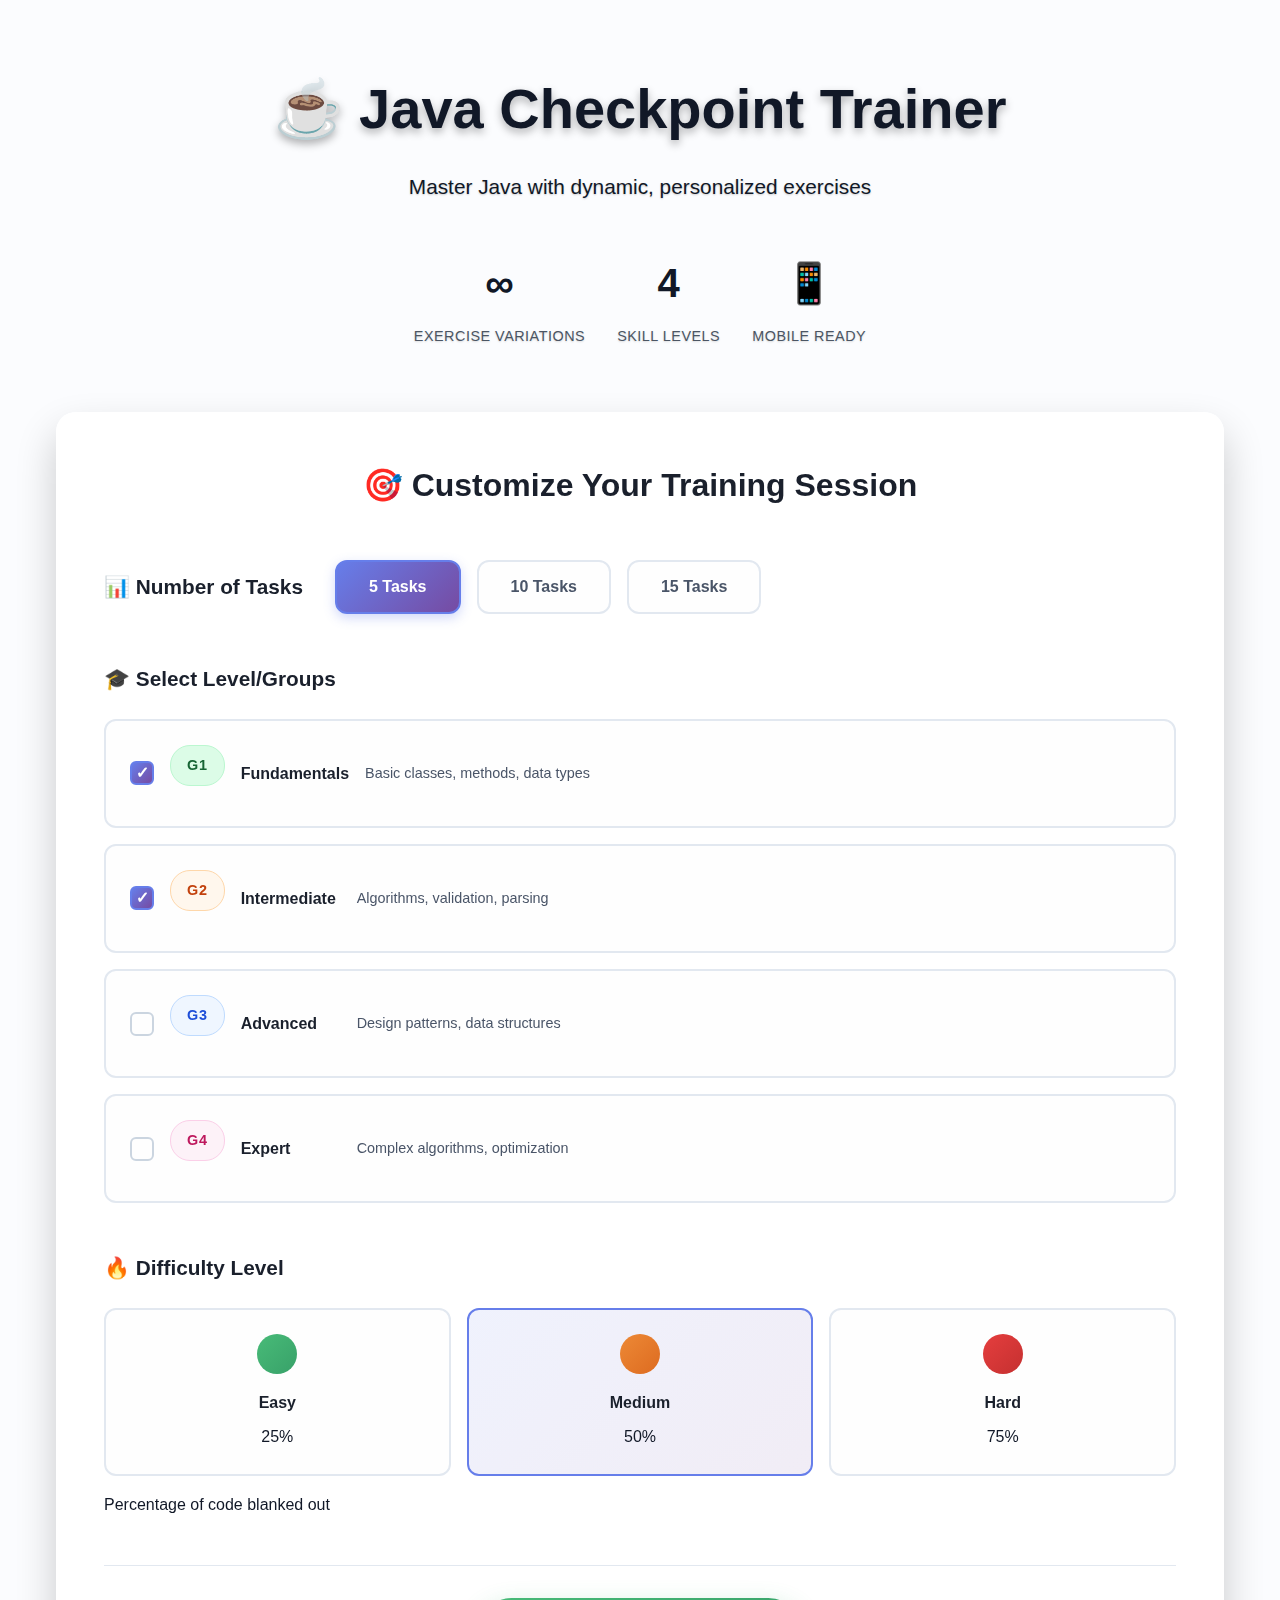
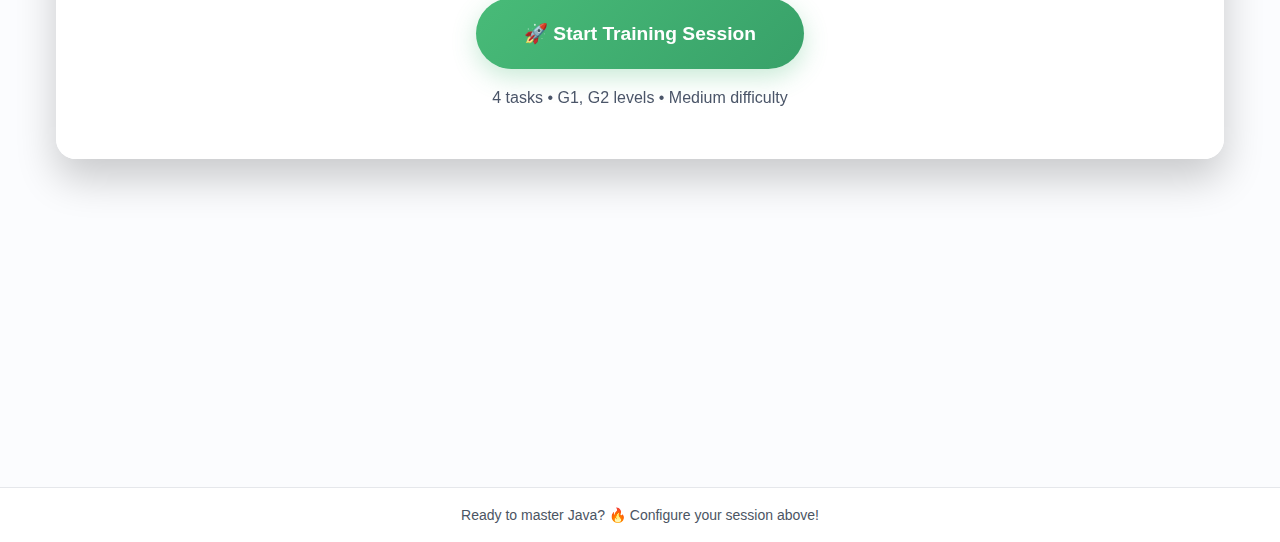
<file: index.html>
<!DOCTYPE html>
<html lang="en">
<head>
    <meta charset="UTF-8">
    <meta name="viewport" content="width=device-width, initial-scale=1.0">
    <title>Java Checkpoint Trainer</title>
    <link rel="stylesheet" href="styles.css">
    <link rel="stylesheet" href="homepage.css">
</head>
<body>
    <!-- Header -->
    <header class="hero-section">
        <div class="container">
            <h1 class="hero-title">☕ Java Checkpoint Trainer</h1>
            <p class="hero-subtitle">Master Java with dynamic, personalized exercises</p>
            <div class="hero-stats">
                <div class="stat">
                    <span class="stat-number">∞</span>
                    <span class="stat-label">Exercise Variations</span>
                </div>
                <div class="stat">
                    <span class="stat-number">4</span>
                    <span class="stat-label">Skill Levels</span>
                </div>
                <div class="stat">
                    <span class="stat-number">📱</span>
                    <span class="stat-label">Mobile Ready</span>
                </div>
            </div>
        </div>
    </header>

    <!-- Configuration Section -->
    <main class="container">
        <div class="config-card">
            <h2>🎯 Customize Your Training Session</h2>
            
            <!-- Number of Tasks -->
            <div class="setting-group">
                <h3>📊 Number of Tasks</h3>
                <div class="toggle-group">
                    <button class="toggle-btn active" data-tasks="5">5 Tasks</button>
                    <button class="toggle-btn" data-tasks="10">10 Tasks</button>
                    <button class="toggle-btn" data-tasks="15">15 Tasks</button>
                </div>
            </div>

            <!-- Level Selection -->
            <div class="setting-group">
                <h3>🎓 Select Level/Groups</h3>
                <div class="checkbox-group">
                    <label class="checkbox-item">
                        <input type="checkbox" value="g1" checked>
                        <span class="checkmark"></span>
                        <div class="level-info">
                            <span class="level-badge g1">G1</span>
                            <span class="level-title">Fundamentals</span>
                            <span class="level-desc">Basic classes, methods, data types</span>
                        </div>
                    </label>
                    
                    <label class="checkbox-item">
                        <input type="checkbox" value="g2" checked>
                        <span class="checkmark"></span>
                        <div class="level-info">
                            <span class="level-badge g2">G2</span>
                            <span class="level-title">Intermediate</span>
                            <span class="level-desc">Algorithms, validation, parsing</span>
                        </div>
                    </label>
                    
                    <label class="checkbox-item">
                        <input type="checkbox" value="g3">
                        <span class="checkmark"></span>
                        <div class="level-info">
                            <span class="level-badge g3">G3</span>
                            <span class="level-title">Advanced</span>
                            <span class="level-desc">Design patterns, data structures</span>
                        </div>
                    </label>
                    
                    <label class="checkbox-item">
                        <input type="checkbox" value="g4">
                        <span class="checkmark"></span>
                        <div class="level-info">
                            <span class="level-badge g4">G4</span>
                            <span class="level-title">Expert</span>
                            <span class="level-desc">Complex algorithms, optimization</span>
                        </div>
                    </label>
                </div>
            </div>

            <!-- Difficulty -->
            <div class="setting-group">
                <h3>🔥 Difficulty Level</h3>
                <div class="difficulty-slider">
                    <div class="difficulty-option" data-difficulty="0.25">
                        <div class="difficulty-circle easy"></div>
                        <span class="difficulty-label">Easy</span>
                        <span class="difficulty-percent">25%</span>
                    </div>
                    <div class="difficulty-option active" data-difficulty="0.5">
                        <div class="difficulty-circle medium"></div>
                        <span class="difficulty-label">Medium</span>
                        <span class="difficulty-percent">50%</span>
                    </div>
                    <div class="difficulty-option" data-difficulty="0.75">
                        <div class="difficulty-circle hard"></div>
                        <span class="difficulty-label">Hard</span>
                        <span class="difficulty-percent">75%</span>
                    </div>
                </div>
                <p class="difficulty-help">Percentage of code blanked out</p>
            </div>

            <!-- Start Button -->
            <div class="start-section">
                <button class="start-btn" id="start-training">
                    🚀 Start Training Session
                </button>
                <p class="session-summary" id="session-summary">
                    5 tasks • G1, G2 levels • Medium difficulty
                </p>
            </div>
        </div>

        <!-- Features Preview -->
        <div class="features-grid">
            <div class="feature-card">
                <div class="feature-icon">🎲</div>
                <h3>Dynamic Generation</h3>
                <p>Every exercise is unique with randomized blanks from real Java solutions</p>
            </div>
            <div class="feature-card">
                <div class="feature-icon">📚</div>
                <h3>Complete Context</h3>
                <p>Access original README files and full problem descriptions</p>
            </div>
            <div class="feature-card">
                <div class="feature-icon">✅</div>
                <h3>Instant Feedback</h3>
                <p>Exact validation with clear debugging for learning</p>
            </div>
            <div class="feature-card">
                <div class="feature-icon">📱</div>
                <h3>Mobile Friendly</h3>
                <p>Practice Java anywhere with responsive design</p>
            </div>
        </div>
    </main>

    <!-- Footer -->
    <footer class="footer">
        <div class="container">
            <p>Ready to master Java? 🔥 Configure your session above!</p>
        </div>
    </footer>

    <!-- State Management -->
    <script src="state-manager.js"></script>
    <script src="state-utils.js"></script>
    
    <!-- Homepage Logic -->
    <script src="homepage.js"></script>
</body>
</html>
</file>
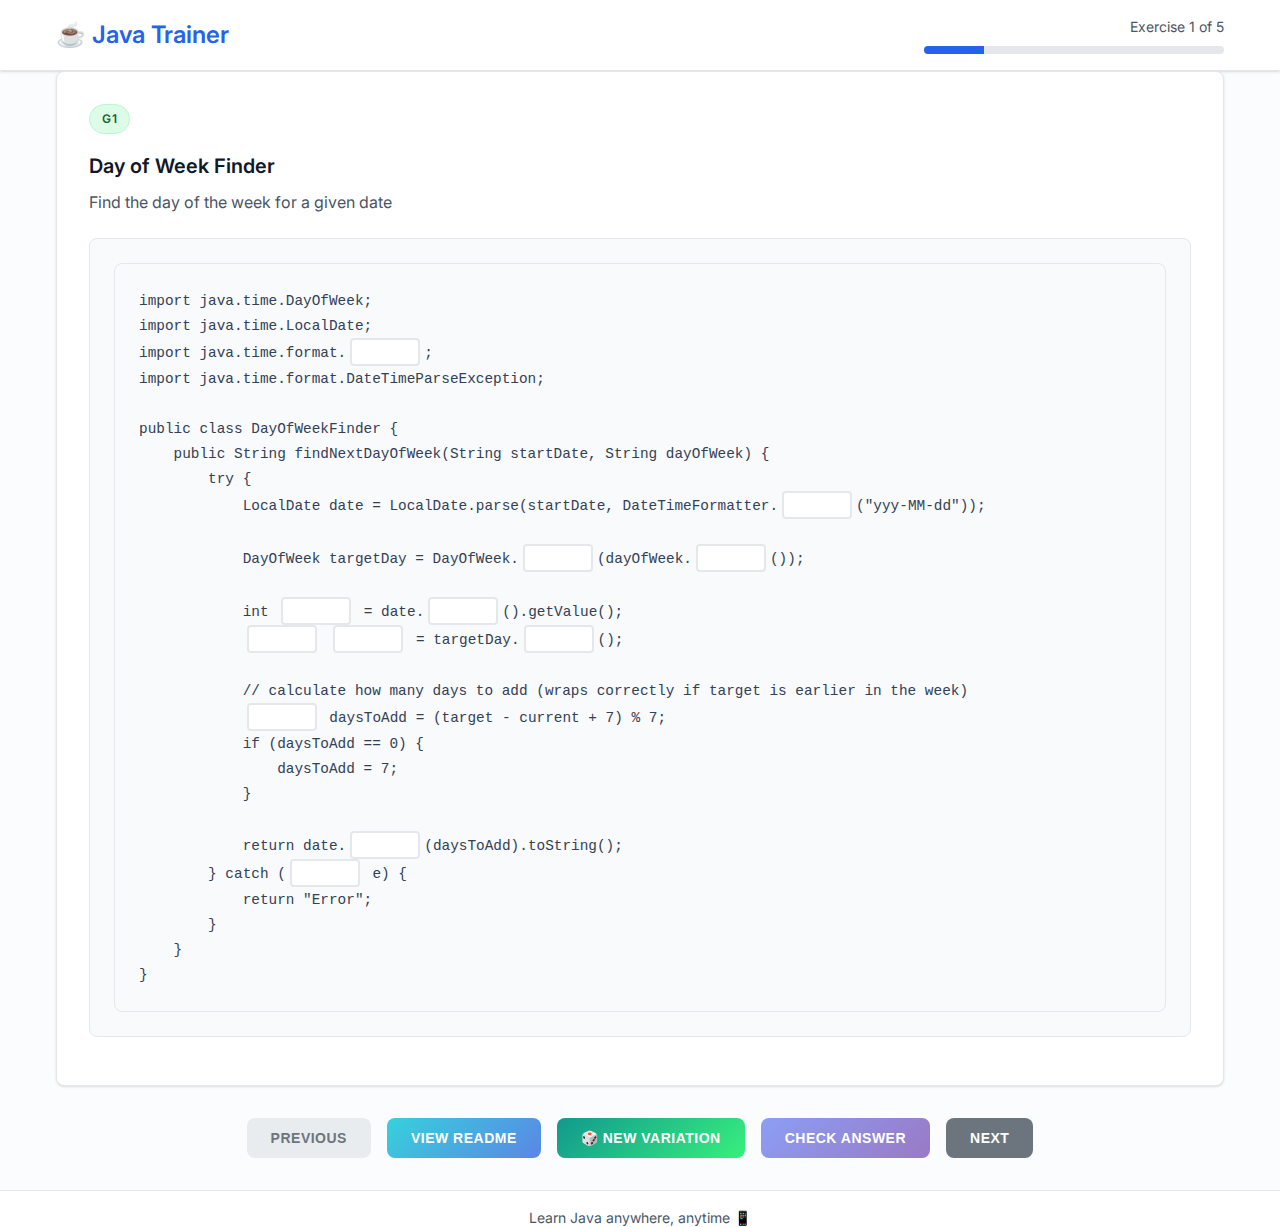
<file: trainer.html>
<!DOCTYPE html>
<html lang="en">
<head>
    <meta charset="UTF-8">
    <meta name="viewport" content="width=device-width, initial-scale=1.0">
    <title>Java Checkpoint Trainer</title>
    <meta name="description" content="Interactive Java learning with fill-in-the-blanks and drag-and-drop exercises">
    <link rel="stylesheet" href="styles.css">
    <link rel="preconnect" href="https://fonts.googleapis.com">
    <link rel="preconnect" href="https://fonts.gstatic.com" crossorigin>
    <link href="https://fonts.googleapis.com/css2?family=JetBrains+Mono:wght@400;500;600&family=Inter:wght@400;500;600&display=swap" rel="stylesheet">
</head>
<body>
    <header class="header">
        <div class="container">
            <h1 class="logo"><a href="index.html" class="logo-link">☕ Java Trainer</a></h1>
            <div class="progress">
                <span id="progress-text">Exercise 1 of 10</span>
                <div class="progress-bar">
                    <div class="progress-fill" id="progress-fill"></div>
                </div>
            </div>
        </div>
    </header>

    <div class="container">
        <div class="exercise-card" id="exercise-container">
            <!-- Exercise content will be loaded here -->
        </div>

        <!-- Error Message -->
        <div class="error-message" id="error-container" style="display: none;">
            <h2>❌ Error</h2>
            <p id="error-text"></p>
            <button class="btn btn-primary" id="error-reload-btn">Try Again</button>
        </div>
        
        <div class="controls">
            <button class="btn btn-secondary" id="prev-btn" disabled>Previous</button>
            <button class="btn btn-info" id="readme-btn">View README</button>
            <button class="btn btn-success" id="regenerate-btn">🎲 New Variation</button>
            <button class="btn btn-primary" id="check-btn">Check Answer</button>
            <button class="btn btn-secondary" id="next-btn" disabled>Next</button>
        </div>

        <div class="result" id="result-container" style="display: none;">
            <div class="result-content">
                <div class="result-icon" id="result-icon"></div>
                <div class="result-text" id="result-text"></div>
                <div class="result-explanation" id="result-explanation"></div>
            </div>
        </div>

        <!-- Completion Page -->
        <div class="completion-page" id="completion-container" style="display: none;">
            <div class="completion-icon" id="completion-emoji">🎉</div>
            <h2 class="completion-title">Training Complete!</h2>
            <p class="completion-message" id="completion-message">Congratulations!</p>
            <div class="completion-stats">
                <div class="stat-item">
                    <div class="stat-value" id="stat-total">0</div>
                    <div class="stat-label">Exercises</div>
                </div>
                <div class="stat-item">
                    <div class="stat-value" id="stat-correct">0</div>
                    <div class="stat-label">Correct</div>
                </div>
                <div class="stat-item">
                    <div class="stat-value" id="stat-score">0%</div>
                    <div class="stat-label">Score</div>
                </div>
            </div>
            <div class="completion-actions">
                <button class="btn btn-primary btn-large" id="restart-btn">🔄 Go Again</button>
                <button class="btn btn-secondary btn-large" id="home-btn">🏠 Go Home</button>
            </div>
        </div>
    </div>

    <!-- README Modal -->
    <div class="modal-overlay" id="readme-modal" style="display: none;">
        <div class="modal-content">
            <div class="modal-header">
                <h3>Exercise README</h3>
                <button class="modal-close" id="close-readme">×</button>
            </div>
            <div class="modal-body" id="readme-content">
                <div class="loading">📖 Loading README...</div>
            </div>
        </div>
    </div>

    <footer class="footer">
        <div class="container">
            <p>Learn Java anywhere, anytime 📱</p>
        </div>
    </footer>

    <!-- State Management -->
    <script src="state-manager.js"></script>
    <script src="state-utils.js"></script>
    
    <!-- Application -->
    <script src="dynamic-exercises.js"></script>
    <script src="app.js"></script>
</body>
</html>
</file>
<file: styles.css>
/* CSS Variables for consistent theming */
*, *::before, *::after {
  box-sizing: border-box;
}

:root {
  --primary-color: #2563eb;
  --primary-hover: #1d4ed8;
  --success-color: #10b981;
  --error-color: #ef4444;
  --warning-color: #f59e0b;
  --bg-color: #fbfcfe;
  --card-bg: #ffffff;
  --text-primary: #111827;
  --text-secondary: #4b5563;
  --border-color: #e5e7eb;
  --border-radius: 8px;
  --shadow: 0 1px 3px 0 rgb(0 0 0 / 0.1), 0 1px 2px -1px rgb(0 0 0 / 0.1);
  --code-bg: #f8fafc;
  --code-color: #334155;
  --font-code: 'JetBrains Mono', 'Monaco', 'Consolas', monospace;
  --font-ui: 'Inter', -apple-system, BlinkMacSystemFont, 'Segoe UI', sans-serif;
}

/* Session Configuration Display */
.config-display {
  background: linear-gradient(135deg, #8b9ef5 0%, #9a79c4 100%);
  color: white;
  padding: 1rem 2rem;
  border-radius: 12px;
  margin-bottom: 2rem;
  box-shadow: 0 4px 12px rgba(0, 0, 0, 0.1);
}

.session-info {
  display: flex;
  align-items: center;
  justify-content: space-between;
  font-weight: 500;
  gap: 1rem;
}

.config-change-btn {
  background: rgba(255, 255, 255, 0.2);
  border: 1px solid rgba(255, 255, 255, 0.3);
  color: white;
  padding: 0.5rem 1rem;
  border-radius: 8px;
  font-size: 0.9rem;
  cursor: pointer;
  transition: all 0.3s ease;
  backdrop-filter: blur(10px);
}

.config-change-btn:hover {
  background: rgba(255, 255, 255, 0.3);
  transform: translateY(-1px);
}

/* File Separator Styling */
.code-snippet pre code {
  position: relative;
}

.code-snippet pre code::before {
  content: '';
  display: block;
}

/* Style file header comments */
.code-snippet pre code {
  line-height: 1.6;
}

/* File separators - make them stand out */
.code-snippet pre {
  background: var(--code-bg);
  border-radius: var(--border-radius);
  padding: 1.5rem;
  overflow-x: auto;
  font-family: var(--font-code);
  font-size: 0.9rem;
  border: 1px solid var(--border-color);
  position: relative;
}

.file-separator {
  color: #059669 !important;
  font-weight: 600 !important;
  background: rgba(16, 185, 129, 0.1);
  display: block;
  padding: 0.5rem 0;
  margin: 1rem 0;
  border-left: 4px solid #10b981;
  padding-left: 1rem;
}

/* Reset and base styles */
* {
  margin: 0;
  padding: 0;
  box-sizing: border-box;
}

body {
  font-family: var(--font-ui);
  background-color: var(--bg-color);
  color: var(--text-primary);
  line-height: 1.6;
  min-height: 100vh;
  display: flex;
  flex-direction: column;
}

.container {
  max-width: 1200px;
  margin: 0 auto;
  padding: 0 1rem;
  box-sizing: border-box;
  width: 100%;
}

/* Header */
.header {
  background: var(--card-bg);
  border-bottom: 1px solid var(--border-color);
  padding: 1rem 0;
  box-shadow: var(--shadow);
}

.header .container {
  display: flex;
  justify-content: space-between;
  align-items: center;
  gap: 2rem;
}

.logo {
  font-size: 1.5rem;
  font-weight: 600;
  color: var(--primary-color);
  white-space: nowrap;
}

.logo-link {
  color: var(--primary-color);
  text-decoration: none;
  transition: opacity 0.3s ease;
}

.logo-link:hover {
  opacity: 0.8;
}

.progress {
  flex: 1;
  max-width: 300px;
}

#progress-text {
  display: block;
  font-size: 0.875rem;
  color: var(--text-secondary);
  margin-bottom: 0.5rem;
  text-align: right;
}

.progress-bar {
  height: 8px;
  background: var(--border-color);
  border-radius: 4px;
  overflow: hidden;
}

.progress-fill {
  height: 100%;
  background: var(--primary-color);
  transition: width 0.3s ease;
  width: 10%;
}

/* Main content */
.main {
  flex: 1;
  padding: 2rem 0;
}

.exercise-card {
  background: var(--card-bg);
  border-radius: var(--border-radius);
  box-shadow: var(--shadow);
  padding: 2rem;
  margin-bottom: 2rem;
  border: 1px solid var(--border-color);
  max-width: 100%;
  box-sizing: border-box;
  overflow: hidden;
}

/* Level badges */
.level-badge {
  display: inline-block;
  padding: 0.25rem 0.75rem;
  border-radius: 1rem;
  font-size: 0.75rem;
  font-weight: 600;
  text-transform: uppercase;
  letter-spacing: 0.05em;
  margin-bottom: 1rem;
}

.level-badge.g1 {
  background-color: #dcfce7;
  color: #166534;
  border: 1px solid #bbf7d0;
}

.level-badge.g2 {
  background-color: #fff7ed;
  color: #c2410c;
  border: 1px solid #fed7aa;
}

.level-badge.g3 {
  background-color: #eff6ff;
  color: #1d4ed8;
  border: 1px solid #bfdbfe;
}

.level-badge.g4 {
  background-color: #fdf2f8;
  color: #be185d;
  border: 1px solid #fbcfe8;
}

.exercise-title {
  font-size: 1.25rem;
  font-weight: 600;
  margin-bottom: 0.5rem;
  color: var(--text-primary);
}

.exercise-description {
  color: var(--text-secondary);
  margin-bottom: 1.5rem;
  line-height: 1.5;
}

.code-snippet {
  background: var(--code-bg);
  border: 1px solid var(--border-color);
  border-radius: var(--border-radius);
  padding: 1.5rem;
  margin: 1rem 0;
  font-family: var(--font-code);
  font-size: 0.875rem;
  line-height: 1.6;
  color: var(--code-color);
  overflow-x: auto;
  max-width: 100%;
  box-sizing: border-box;
}

.code-line {
  margin-bottom: 0.5rem;
}

.code-line:last-child {
  margin-bottom: 0;
}

/* Fill-in-the-blank styles */
.blank {
  display: inline-block;
  height: 28px;
  border: 2px solid var(--border-color);
  border-radius: 4px;
  padding: 0 8px;
  margin: 0 4px;
  font-family: var(--font-code);
  font-size: 0.875rem;
  background: var(--card-bg);
  transition: border-color 0.2s ease;
  box-sizing: border-box;
}

.blank:focus {
  outline: none;
  border-color: var(--primary-color);
}

.blank.correct {
  border-color: var(--success-color);
  background: #f0fdf4;
}

.blank.incorrect {
  border-color: var(--error-color);
  background: #fef2f2;
}

/* Drag and drop styles */
.drag-container {
  margin: 1.5rem 0;
}

.drag-options {
  display: flex;
  flex-wrap: wrap;
  gap: 0.5rem;
  padding: 1rem;
  background: var(--bg-color);
  border: 2px dashed var(--border-color);
  border-radius: var(--border-radius);
  margin-bottom: 1rem;
  min-height: 60px;
  align-items: flex-start;
}

.drag-item {
  background: var(--card-bg);
  border: 2px solid var(--border-color);
  border-radius: 4px;
  padding: 0.5rem 0.75rem;
  cursor: grab;
  user-select: none;
  font-family: var(--font-code);
  font-size: 0.875rem;
  transition: all 0.2s ease;
  touch-action: none;
}

.drag-item:hover {
  border-color: var(--primary-color);
  transform: translateY(-1px);
}

.drag-item:active {
  cursor: grabbing;
}

.drag-item.dragging {
  opacity: 0.5;
  transform: rotate(5deg);
}

.drop-zone {
  min-height: 48px;
  border: 2px dashed var(--border-color);
  border-radius: 4px;
  padding: 0.5rem;
  margin: 0.25rem 0;
  display: flex;
  align-items: center;
  background: var(--bg-color);
  transition: all 0.2s ease;
}

.drop-zone.drag-over {
  border-color: var(--primary-color);
  background: #eff6ff;
}

.drop-zone.filled {
  border-style: solid;
  background: var(--card-bg);
}

.drop-zone.correct {
  border-color: var(--success-color);
  background: #f0fdf4;
}

.drop-zone.incorrect {
  border-color: var(--error-color);
  background: #fef2f2;
}

/* Controls */
.controls {
  display: flex;
  justify-content: center;
  gap: 1rem;
  margin-bottom: 2rem;
}

.btn {
    padding: 12px 24px;
    border: none;
    border-radius: 8px;
    font-weight: 600;
    cursor: pointer;
    transition: all 0.3s ease;
    font-size: 14px;
    text-transform: uppercase;
    letter-spacing: 0.5px;
    white-space: nowrap;
    flex-shrink: 1;
    min-width: 0;
}

.btn:hover {
    transform: translateY(-2px);
    box-shadow: 0 4px 12px rgba(0, 0, 0, 0.15);
}

.btn-primary {
    background: linear-gradient(135deg, #8b9ef5 0%, #9a79c4 100%);
    color: white;
}

.btn-secondary {
    background: #6c757d;
    color: white;
}

.btn-info {
    background: linear-gradient(135deg, #36d1dc 0%, #5b86e5 100%);
    color: white;
}

.btn-success {
    background: linear-gradient(135deg, #11998e 0%, #38ef7d 100%);
    color: white;
}

.btn:disabled {
    background: #e9ecef;
    color: #6c757d;
    cursor: not-allowed;
    transform: none;
    box-shadow: none;
}/* Result display */
.result {
  background: var(--card-bg);
  border-radius: var(--border-radius);
  box-shadow: var(--shadow);
  padding: 1.5rem;
  border: 1px solid var(--border-color);
  margin-bottom: 1rem;
}

.result-content {
  display: flex;
  align-items: flex-start;
  gap: 1rem;
}

.result-icon {
  font-size: 1.5rem;
  flex-shrink: 0;
}

.result-text {
  font-weight: 500;
  margin-bottom: 0.5rem;
}

.result-explanation {
  color: var(--text-secondary);
  font-size: 0.875rem;
  line-height: 1.5;
}

.result.success {
  border-color: var(--success-color);
  background: #f0fdf4;
}

.result.error {
  border-color: var(--error-color);
  background: #fef2f2;
}

/* Footer */
.footer {
  background: var(--card-bg);
  border-top: 1px solid var(--border-color);
  padding: 1rem 0;
  text-align: center;
  color: var(--text-secondary);
  font-size: 0.875rem;
}

/* Medium screens - shrink buttons to fit */
@media (max-width: 900px) {
  .controls {
    gap: 0.5rem;
  }
  
  .btn {
    padding: 10px 16px;
    font-size: 12px;
  }
}

/* Mobile responsiveness */
@media (max-width: 640px) {
  .container {
    padding: 0 0.75rem;
  }
  
  .header .container {
    flex-direction: column;
    gap: 1rem;
    text-align: center;
  }
  
  .progress {
    max-width: none;
    width: 100%;
  }
  
  #progress-text {
    text-align: center;
  }
  
  .exercise-card {
    padding: 1.5rem;
  }
  
  .controls {
    max-width: 100%;
    gap: 0.4rem;
  }
  
  .btn {
    padding: 8px 12px;
    font-size: 11px;
    letter-spacing: 0.3px;
  }
  
  .drag-options {
    justify-content: center;
  }
  
  .code-snippet {
    font-size: 0.75rem;
    padding: 0.75rem;
  }
  
  .blank {
    height: 28px;
    font-size: 0.75rem;
  }
}

@media (max-width: 480px) {
  .main {
    padding: 1rem 0;
  }
  
  .exercise-card {
    padding: 1rem;
  }
  
  .code-snippet {
    font-size: 0.7rem;
    padding: 0.5rem;
  }
  
  .result-content {
    flex-direction: column;
    gap: 0.5rem;
  }
  
  .logo {
    font-size: 1.25rem;
  }
}

/* Animation for interactions */
@keyframes bounce {
  0%, 20%, 53%, 80%, 100% {
    transform: translate3d(0, 0, 0);
  }
  40%, 43% {
    transform: translate3d(0, -8px, 0);
  }
  70% {
    transform: translate3d(0, -4px, 0);
  }
  90% {
    transform: translate3d(0, -2px, 0);
  }
}

.success-animation {
  animation: bounce 0.6s ease;
}

/* Dark mode support */
@media (prefers-color-scheme: dark) {
  :root {
    --bg-color: #0f172a;
    --card-bg: #1e293b;
    --text-primary: #f1f5f9;
    --text-secondary: #94a3b8;
    --border-color: #334155;
    --code-bg: #0f172a;
    --code-color: #cbd5e1;
  }
}

/* README Modal Styles */
.modal-overlay {
  position: fixed;
  top: 0;
  left: 0;
  width: 100%;
  height: 100%;
  background: rgba(0, 0, 0, 0.7);
  display: flex;
  align-items: center;
  justify-content: center;
  z-index: 1000;
  backdrop-filter: blur(4px);
}

.modal-content {
  background: var(--card-bg);
  border-radius: 12px;
  max-width: 90vw;
  max-height: 90vh;
  width: 800px;
  box-shadow: 0 25px 50px rgba(0, 0, 0, 0.3);
  overflow: hidden;
  display: flex;
  flex-direction: column;
}

.modal-header {
  padding: 1.5rem;
  border-bottom: 1px solid var(--border-color);
  display: flex;
  justify-content: between;
  align-items: center;
  background: linear-gradient(135deg, #8b9ef5 0%, #9a79c4 100%);
  color: white;
}

.modal-header h3 {
  margin: 0;
  flex: 1;
}

.modal-close {
  background: none;
  border: none;
  font-size: 24px;
  color: white;
  cursor: pointer;
  padding: 4px;
  border-radius: 4px;
  transition: background-color 0.3s ease;
}

.modal-close:hover {
  background: rgba(255, 255, 255, 0.1);
}

.modal-body {
  padding: 1.5rem;
  overflow-y: auto;
  flex: 1;
  line-height: 1.6;
}

.modal-body h2, .modal-body h3 {
  color: var(--text-primary);
  margin-top: 1.5rem;
  margin-bottom: 1rem;
}

.modal-body h2:first-child, .modal-body h3:first-child {
  margin-top: 0;
}

.modal-body p {
  margin-bottom: 1rem;
  color: var(--text-secondary);
}

.modal-body pre {
  background: var(--code-bg);
  padding: 1rem;
  border-radius: 8px;
  border: 1px solid var(--border-color);
  overflow-x: auto;
  margin: 1rem 0;
}

.modal-body code {
  background: var(--code-bg);
  padding: 0.2rem 0.4rem;
  border-radius: 4px;
  font-family: 'Fira Code', monospace;
}

.modal-body blockquote {
  background: rgba(59, 130, 246, 0.1);
  border-left: 4px solid #3b82f6;
  padding: 1rem;
  margin: 1rem 0;
  border-radius: 0 8px 8px 0;
}

@media (max-width: 768px) {
  .modal-content {
    width: 95vw;
    max-height: 85vh;
  }
  
  .modal-header, .modal-body {
    padding: 1rem;
  }
}

/* Loading and Error States */
.loading {
  text-align: center;
  padding: 2rem;
  font-size: 1.2rem;
  color: var(--text-secondary);
}

.error-message {
  text-align: center;
  padding: 2rem;
  background: var(--card-bg);
  border-radius: 12px;
  border: 2px solid var(--error-color);
}

.error-message h2, .error-message h3 {
  color: var(--error-color);
  margin-bottom: 1rem;
}

.error-message p {
  color: var(--text-secondary);
  margin-bottom: 1rem;
}

.readme-error {
  text-align: center;
  padding: 2rem;
}

.readme-error h3 {
  color: var(--text-primary);
  margin-bottom: 1rem;
}

.readme-error p {
  color: var(--text-secondary);
  margin-bottom: 0.5rem;
}

/* Completion Page Styles */
.completion-page {
  text-align: center;
  padding: 3rem 2rem;
  animation: fadeIn 0.6s ease;
}

@keyframes fadeIn {
  from {
    opacity: 0;
    transform: translateY(20px);
  }
  to {
    opacity: 1;
    transform: translateY(0);
  }
}

.completion-icon {
  font-size: 6rem;
  margin-bottom: 1.5rem;
  animation: bounce 0.8s ease;
}

.completion-title {
  font-size: 2.5rem;
  font-weight: 700;
  color: var(--text-primary);
  margin-bottom: 1rem;
  background: linear-gradient(135deg, #8b9ef5 0%, #9a79c4 100%);
  -webkit-background-clip: text;
  -webkit-text-fill-color: transparent;
  background-clip: text;
}

.completion-message {
  font-size: 1.25rem;
  color: var(--text-secondary);
  margin-bottom: 2.5rem;
}

.completion-stats {
  display: flex;
  justify-content: center;
  gap: 2rem;
  margin-bottom: 3rem;
  flex-wrap: wrap;
}

.stat-item {
  background: var(--bg-color);
  padding: 1.5rem 2rem;
  border-radius: 12px;
  border: 2px solid var(--border-color);
  min-width: 120px;
  transition: transform 0.3s ease, border-color 0.3s ease;
}

.stat-item:hover {
  transform: translateY(-4px);
  border-color: var(--primary-color);
}

.stat-value {
  font-size: 2.5rem;
  font-weight: 700;
  color: var(--primary-color);
  margin-bottom: 0.5rem;
}

.stat-label {
  font-size: 0.9rem;
  color: var(--text-secondary);
  text-transform: uppercase;
  letter-spacing: 0.5px;
}

.completion-actions {
  display: flex;
  justify-content: center;
  gap: 1rem;
  flex-wrap: wrap;
}

.btn-large {
  padding: 16px 32px;
  font-size: 1.1rem;
  min-width: 180px;
}

@media (max-width: 768px) {
  .completion-icon {
    font-size: 4rem;
  }
  
  .completion-title {
    font-size: 2rem;
  }
  
  .completion-message {
    font-size: 1.1rem;
  }
  
  .completion-stats {
    gap: 1rem;
  }
  
  .stat-item {
    padding: 1rem 1.5rem;
    min-width: 100px;
  }
  
  .stat-value {
    font-size: 2rem;
  }
  
  .completion-actions {
    flex-direction: column;
  }
  
  .btn-large {
    width: 100%;
  }
}
</file>
<file: homepage.css>
/* Homepage Specific Styles */

.homepage {
  min-height: 100vh;
  background: linear-gradient(135deg, #8b9ef5 0%, #9a79c4 100%);
  color: white;
}

/* Hero Section */
.hero-section {
  padding: 4rem 0 2rem;
  text-align: center;
}

.hero-title {
  font-size: 3.5rem;
  font-weight: 800;
  margin-bottom: 1rem;
  text-shadow: 0 4px 8px rgba(0, 0, 0, 0.3);
}

.hero-subtitle {
  font-size: 1.3rem;
  margin-bottom: 3rem;
  opacity: 1;
  text-shadow: 0 1px 2px rgba(0, 0, 0, 0.2);
}

.hero-stats {
  display: flex;
  justify-content: center;
  gap: 2rem;
  margin-bottom: 2rem;
}

.stat {
  text-align: center;
}

.stat-number {
  display: block;
  font-size: 2.5rem;
  font-weight: bold;
  margin-bottom: 0.5rem;
}

.stat-label {
  font-size: 0.9rem;
  opacity: 1;
  text-shadow: 0 1px 2px rgba(0, 0, 0, 0.15);
}

/* Configuration Section */
.config-section {
  padding: 2rem 0 4rem;
}

.config-card {
  background: rgba(255, 255, 255, 0.98);
  color: var(--text-primary);
  border-radius: 20px;
  padding: 3rem;
  box-shadow: 0 20px 40px rgba(0, 0, 0, 0.2);
  backdrop-filter: blur(10px);
  margin-bottom: 3rem;
}

.config-card h2 {
  text-align: center;
  margin-bottom: 3rem;
  font-size: 2rem;
  color: #1a202c;
  font-weight: 700;
}

/* Setting Groups */
.setting-group {
  margin-bottom: 3rem;
}

.setting-group h3 {
  font-size: 1.3rem;
  margin-bottom: 1.5rem;
  color: #1a202c;
  font-weight: 600;
}

/* Number of Tasks - inline layout */
.setting-group:first-of-type {
  display: flex;
  align-items: center;
  gap: 2rem;
}

.setting-group:first-of-type h3 {
  margin-bottom: 0;
  white-space: nowrap;
}

/* Toggle Buttons */
.toggle-group {
  display: flex;
  gap: 1rem;
  flex-wrap: wrap;
}

.toggle-btn {
  padding: 1rem 2rem;
  border: 2px solid #e2e8f0;
  background: #fefefe;
  border-radius: 12px;
  font-weight: 600;
  color: #4a5568;
  cursor: pointer;
  transition: all 0.3s ease;
  font-size: 1rem;
}

.toggle-btn:hover {
  border-color: #667eea;
  color: #667eea;
  transform: translateY(-2px);
}

.toggle-btn.active {
  background: linear-gradient(135deg, #667eea 0%, #764ba2 100%);
  border-color: #667eea;
  color: white;
  box-shadow: 0 4px 12px rgba(102, 126, 234, 0.3);
}

/* Checkbox Group */
.checkbox-group {
  display: flex;
  flex-direction: column;
  gap: 1rem;
}

.checkbox-item {
  display: flex;
  align-items: center;
  padding: 1.5rem;
  border: 2px solid #e2e8f0;
  border-radius: 12px;
  cursor: pointer;
  transition: all 0.3s ease;
  background: #fefefe;
}

.checkbox-item:hover {
  border-color: #667eea;
  transform: translateY(-2px);
  box-shadow: 0 4px 12px rgba(0, 0, 0, 0.1);
}

.checkbox-item input[type="checkbox"] {
  display: none;
}

.checkmark {
  width: 24px;
  height: 24px;
  border: 2px solid #cbd5e0;
  border-radius: 6px;
  margin-right: 1rem;
  position: relative;
  transition: all 0.3s ease;
}

.checkbox-item input[type="checkbox"]:checked + .checkmark {
  background: linear-gradient(135deg, #667eea 0%, #764ba2 100%);
  border-color: #667eea;
}

.checkbox-item input[type="checkbox"]:checked + .checkmark::after {
  content: '✓';
  position: absolute;
  top: 50%;
  left: 50%;
  transform: translate(-50%, -50%);
  color: white;
  font-weight: bold;
}

.level-info {
  display: flex;
  align-items: center;
  gap: 1rem;
  flex: 1;
}

.level-badge {
  padding: 0.5rem 1rem;
  border-radius: 20px;
  font-weight: bold;
  font-size: 0.9rem;
  min-width: 50px;
  text-align: center;
}

.level-title {
  font-weight: 600;
  color: #1a202c;
  min-width: 100px;
}

.level-desc {
  color: #4a5568;
  font-size: 0.9rem;
}

/* Difficulty Slider */
.difficulty-slider {
  display: flex;
  justify-content: space-between;
  gap: 1rem;
  margin-bottom: 1rem;
}

.difficulty-option {
  display: flex;
  flex-direction: column;
  align-items: center;
  padding: 1.5rem;
  border: 2px solid #e2e8f0;
  border-radius: 12px;
  cursor: pointer;
  transition: all 0.3s ease;
  background: #fefefe;
  flex: 1;
  text-align: center;
}

.difficulty-option:hover {
  transform: translateY(-2px);
  box-shadow: 0 4px 12px rgba(0, 0, 0, 0.1);
}

.difficulty-option.active {
  border-color: #667eea;
  background: linear-gradient(135deg, rgba(102, 126, 234, 0.1) 0%, rgba(118, 75, 162, 0.1) 100%);
}

.difficulty-circle {
  width: 40px;
  height: 40px;
  border-radius: 50%;
  margin-bottom: 1rem;
  position: relative;
}

.difficulty-circle.easy {
  background: linear-gradient(135deg, #48bb78 0%, #38a169 100%);
}

.difficulty-circle.medium {
  background: linear-gradient(135deg, #ed8936 0%, #dd6b20 100%);
}

.difficulty-circle.hard {
  background: linear-gradient(135deg, #e53e3e 0%, #c53030 100%);
}

.difficulty-label {
  font-weight: 600;
  color: #1a202c;
  margin-bottom: 0.5rem;
}

/* Start Section */
.start-section {
  text-align: center;
  margin-top: 3rem;
  padding-top: 2rem;
  border-top: 1px solid #e2e8f0;
}

.start-btn {
  background: linear-gradient(135deg, #48bb78 0%, #38a169 100%);
  color: white;
  border: none;
  padding: 1.5rem 3rem;
  border-radius: 50px;
  font-size: 1.2rem;
  font-weight: 700;
  cursor: pointer;
  transition: all 0.3s ease;
  box-shadow: 0 8px 24px rgba(72, 187, 120, 0.3);
  margin-bottom: 1rem;
}

.start-btn:hover {
  transform: translateY(-3px);
  box-shadow: 0 12px 32px rgba(72, 187, 120, 0.4);
}

.start-btn:active {
  transform: translateY(-1px);
}

.session-summary {
  color: #4a5568;
  font-weight: 500;
  margin: 0;
}

/* Features Grid */
.features-grid {
  display: grid;
  grid-template-columns: repeat(auto-fit, minmax(250px, 1fr));
  gap: 2rem;
  margin-top: 2rem;
}

.feature-card {
  background: rgba(255, 255, 255, 0.95);
  color: var(--text-primary);
  padding: 2rem;
  border-radius: 16px;
  text-align: center;
  backdrop-filter: blur(10px);
  box-shadow: 0 8px 24px rgba(0, 0, 0, 0.1);
  transition: transform 0.3s ease;
}

.feature-card:hover {
  transform: translateY(-4px);
}

.feature-icon {
  font-size: 3rem;
  margin-bottom: 1rem;
}

.feature-card h3 {
  color: #1a202c;
  margin-bottom: 1rem;
  font-size: 1.2rem;
}

.feature-card p {
  color: #4a5568;
  line-height: 1.6;
}

/* Mobile Responsive */
@media (max-width: 768px) {
  .hero-title {
    font-size: 2.5rem;
  }
  
  .hero-stats {
    flex-direction: column;
    gap: 1rem;
    align-items: center;
  }
  
  .hero-stats .stat {
    display: flex;
    align-items: center;
    gap: 1rem;
  }
  
  .stat-number {
    font-size: 1.5rem;
    margin-bottom: 0;
  }
  
  .config-card {
    padding: 2rem 1.5rem;
    margin: 0 1rem 2rem;
  }
  
  /* Stack Number of Tasks vertically on mobile */
  .setting-group:first-of-type {
    flex-direction: column;
    align-items: flex-start;
    gap: 1rem;
  }
  
  .toggle-group {
    justify-content: center;
  }
  
  .toggle-btn {
    flex: 1;
    min-width: 80px;
  }
  
  .difficulty-slider {
    flex-direction: column;
  }
  
  .checkbox-item {
    padding: 1rem;
  }
  
  .level-info {
    flex-direction: column;
    gap: 0.5rem;
    align-items: flex-start;
  }
  
  .features-grid {
    grid-template-columns: 1fr;
    margin: 1rem;
  }
}
</file>
